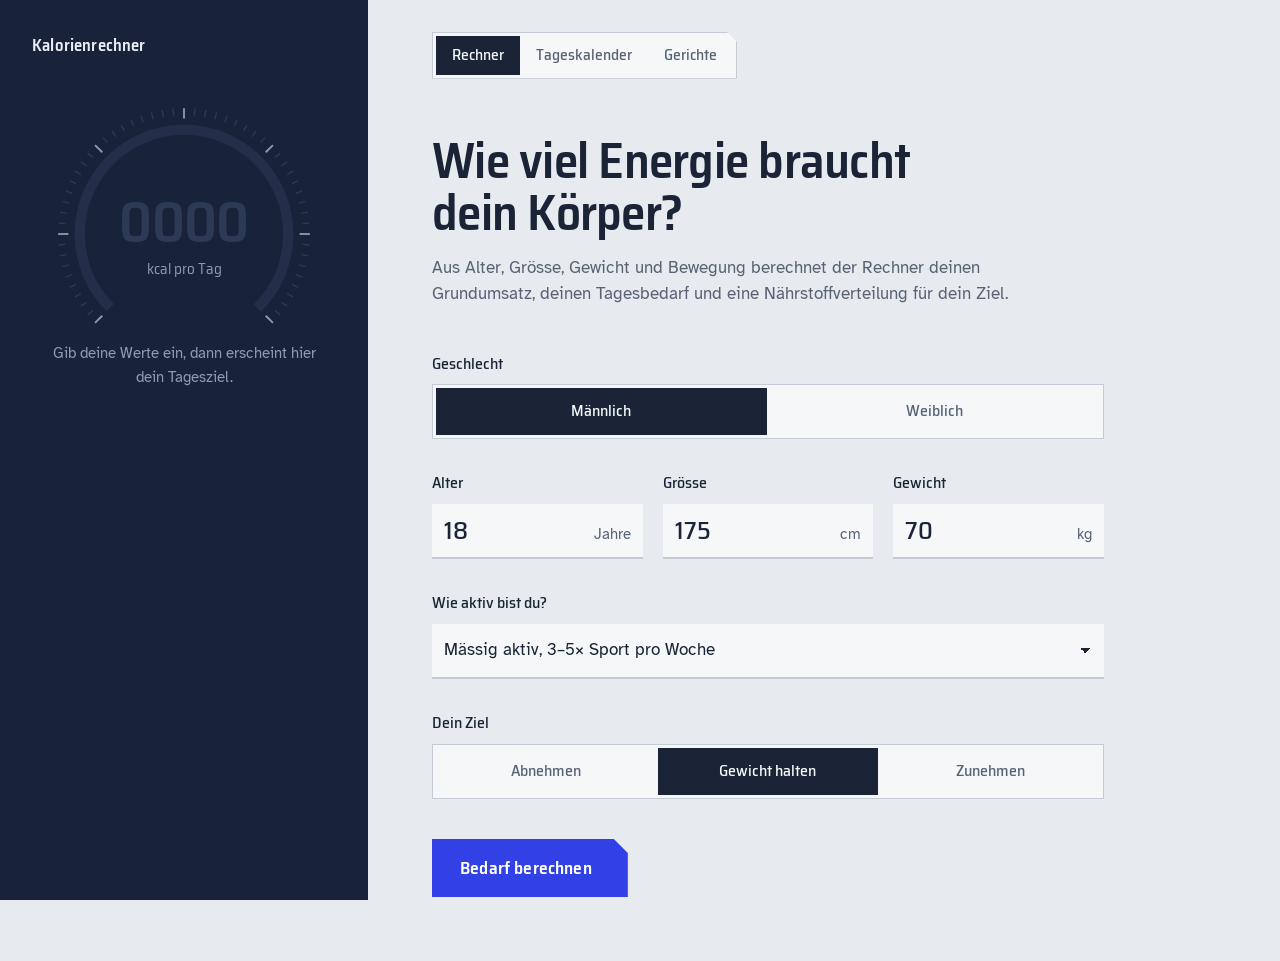
<file: index.html>
<!DOCTYPE html>
<html lang="de">
<head>
<meta charset="UTF-8">
<meta name="viewport" content="width=device-width, initial-scale=1.0">
<title>Kalorienrechner</title>
<link rel="preconnect" href="https://fonts.googleapis.com">
<link rel="preconnect" href="https://fonts.gstatic.com" crossorigin>
<link href="https://fonts.googleapis.com/css2?family=Atkinson+Hyperlegible:ital,wght@0,400;0,700;1,400&family=Saira+Semi+Condensed:wght@400;500;600;700&display=swap" rel="stylesheet">
<link rel="stylesheet" href="style.css">
</head>
<body>

<div class="wrap">

  <aside class="readout">
    <a class="brand" href="index.html">Kalorienrechner</a>

    <div class="dial">
      <svg id="dial" viewBox="0 0 240 240" aria-hidden="true"></svg>
      <div class="dial-center">
        <span class="dial-value" id="readoutValue">0000</span>
        <span class="dial-unit">kcal pro Tag</span>
      </div>
    </div>
    <p class="readout-caption" id="readoutCaption">Gib deine Werte ein, dann erscheint hier dein Tagesziel.</p>

    <div class="readout-macros" id="readoutMacros" hidden>
      <div class="macro-row protein">
        <span class="macro-label">Protein</span>
        <span class="macro-track"><span class="macro-fill" id="fillProtein"></span></span>
        <span class="macro-grams" id="gProtein">0 g</span>
      </div>
      <div class="macro-row carbs">
        <span class="macro-label">Kohlenhydrate</span>
        <span class="macro-track"><span class="macro-fill" id="fillCarbs"></span></span>
        <span class="macro-grams" id="gCarbs">0 g</span>
      </div>
      <div class="macro-row fat">
        <span class="macro-label">Fett</span>
        <span class="macro-track"><span class="macro-fill" id="fillFat"></span></span>
        <span class="macro-grams" id="gFat">0 g</span>
      </div>
    </div>
  </aside>

  <main class="panel">
    <nav class="site-nav" aria-label="Hauptnavigation">
      <a class="nav-link active" href="index.html" aria-current="page">Rechner</a>
      <a class="nav-link" href="kalender.html">Tageskalender</a>
      <a class="nav-link" href="gerichte.html">Gerichte</a>
    </nav>

    <header class="intro">
      <h1>Wie viel Energie braucht dein Körper?</h1>
      <p>Aus Alter, Grösse, Gewicht und Bewegung berechnet der Rechner deinen Grundumsatz, deinen Tagesbedarf und eine Nährstoffverteilung für dein Ziel.</p>
    </header>

    <form id="calcForm">

      <fieldset class="field-group">
        <legend>Geschlecht</legend>
        <div class="choice-row">
          <label class="choice">
            <input type="radio" name="gender" value="male" checked>
            <span>Männlich</span>
          </label>
          <label class="choice">
            <input type="radio" name="gender" value="female">
            <span>Weiblich</span>
          </label>
        </div>
      </fieldset>

      <div class="field-group measures">
        <div class="field">
          <label for="age">Alter</label>
          <div class="input-suffix">
            <input type="number" id="age" min="14" max="100" value="18" required>
            <span>Jahre</span>
          </div>
        </div>
        <div class="field">
          <label for="height">Grösse</label>
          <div class="input-suffix">
            <input type="number" id="height" min="120" max="230" value="175" required>
            <span>cm</span>
          </div>
        </div>
        <div class="field">
          <label for="weight">Gewicht</label>
          <div class="input-suffix">
            <input type="number" id="weight" min="30" max="250" step="0.1" value="70" required>
            <span>kg</span>
          </div>
        </div>
      </div>

      <div class="field-group">
        <div class="field">
          <label for="activity">Wie aktiv bist du?</label>
          <select id="activity">
            <option value="1.2">Sitzend, kaum Bewegung</option>
            <option value="1.375">Leicht aktiv, 1–3× Sport pro Woche</option>
            <option value="1.55" selected>Mässig aktiv, 3–5× Sport pro Woche</option>
            <option value="1.725">Sehr aktiv, 6–7× Sport pro Woche</option>
            <option value="1.9">Extrem aktiv, körperliche Arbeit und Sport</option>
          </select>
        </div>
      </div>

      <fieldset class="field-group">
        <legend>Dein Ziel</legend>
        <div class="choice-row three">
          <label class="choice">
            <input type="radio" name="goal" value="lose">
            <span>Abnehmen</span>
          </label>
          <label class="choice">
            <input type="radio" name="goal" value="maintain" checked>
            <span>Gewicht halten</span>
          </label>
          <label class="choice">
            <input type="radio" name="goal" value="gain">
            <span>Zunehmen</span>
          </label>
        </div>
      </fieldset>

      <button type="submit" class="submit-btn">Bedarf berechnen</button>
    </form>

    <section class="result" id="resultSection" hidden>
      <div class="result-split">
        <div class="result-block">
          <p class="result-label">Grundumsatz</p>
          <p class="result-value" id="bmrValue">0 kcal</p>
          <p class="result-hint">Was dein Körper in Ruhe verbraucht.</p>
        </div>
        <div class="result-block">
          <p class="result-label">Gesamtumsatz</p>
          <p class="result-value" id="tdeeValue">0 kcal</p>
          <p class="result-hint">Mit Alltag und Sport.</p>
        </div>
        <div class="result-block accent">
          <p class="result-label">Dein Tagesziel</p>
          <p class="result-value" id="goalValue">0 kcal</p>
          <p class="result-hint" id="goalHint"></p>
        </div>
      </div>

      <div class="advice">
        <h2>Was das für deinen Teller bedeutet</h2>
        <p id="adviceText"></p>
        <ul class="advice-list" id="adviceList"></ul>
      </div>

      <p class="disclaimer">Die Werte sind Schätzungen nach der Mifflin-St-Jeor-Formel und ersetzen keine Ernährungsberatung. Bei gesundheitlichen Fragen wende dich an eine Fachperson.</p>
    </section>

  </main>
</div>

<script src="dial.js"></script>
<script src="script.js"></script>
</body>
</html>
</file>
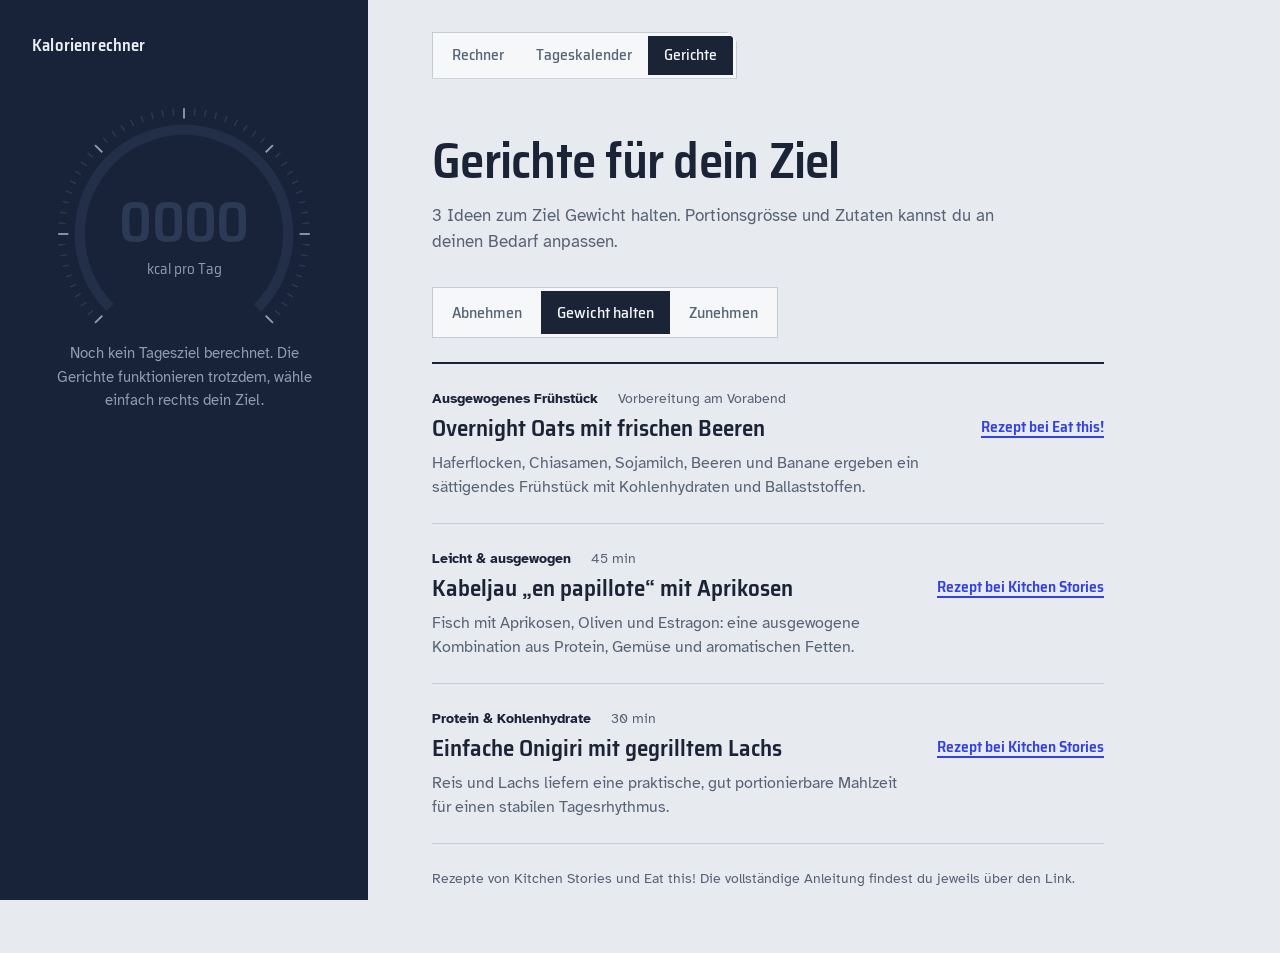
<file: gerichte.html>
<!DOCTYPE html>
<html lang="de">
<head>
<meta charset="UTF-8">
<meta name="viewport" content="width=device-width, initial-scale=1.0">
<title>Gerichte · Kalorienrechner</title>
<link rel="preconnect" href="https://fonts.googleapis.com">
<link rel="preconnect" href="https://fonts.gstatic.com" crossorigin>
<link href="https://fonts.googleapis.com/css2?family=Atkinson+Hyperlegible:ital,wght@0,400;0,700;1,400&family=Saira+Semi+Condensed:wght@400;500;600;700&display=swap" rel="stylesheet">
<link rel="stylesheet" href="style.css">
</head>
<body>
<div class="wrap">
  <aside class="readout">
    <a class="brand" href="index.html">Kalorienrechner</a>

    <div class="dial">
      <svg id="dial" viewBox="0 0 240 240" aria-hidden="true"></svg>
      <div class="dial-center">
        <span class="dial-value" id="readoutValue">0000</span>
        <span class="dial-unit">kcal pro Tag</span>
      </div>
    </div>
    <p class="readout-caption" id="readoutCaption">Noch kein Tagesziel berechnet. Die Gerichte funktionieren trotzdem, wähle einfach rechts dein Ziel.</p>
  </aside>

  <main class="panel">
    <nav class="site-nav" aria-label="Hauptnavigation">
      <a class="nav-link" href="index.html">Rechner</a>
      <a class="nav-link" href="kalender.html">Tageskalender</a>
      <a class="nav-link active" href="gerichte.html" aria-current="page">Gerichte</a>
    </nav>

    <header class="intro recipe-intro">
      <h1>Gerichte für dein Ziel</h1>
      <p id="goalIntro">Berechne zuerst deinen Bedarf, dann passt die Auswahl zu deinem Vorhaben.</p>
    </header>

    <div class="recipe-toolbar">
      <div class="goal-switch" role="group" aria-label="Ziel auswählen">
        <button type="button" class="goal-filter" data-goal="lose">Abnehmen</button>
        <button type="button" class="goal-filter" data-goal="maintain">Gewicht halten</button>
        <button type="button" class="goal-filter" data-goal="gain">Zunehmen</button>
      </div>
    </div>

    <section class="recipe-grid" id="recipeGrid" aria-live="polite"></section>

    <p class="source-note">Rezepte von Kitchen Stories und Eat this! Die vollständige Anleitung findest du jeweils über den Link.</p>
  </main>
</div>
<script src="dial.js"></script>
<script src="gerichte.js"></script>
</body>
</html>
</file>
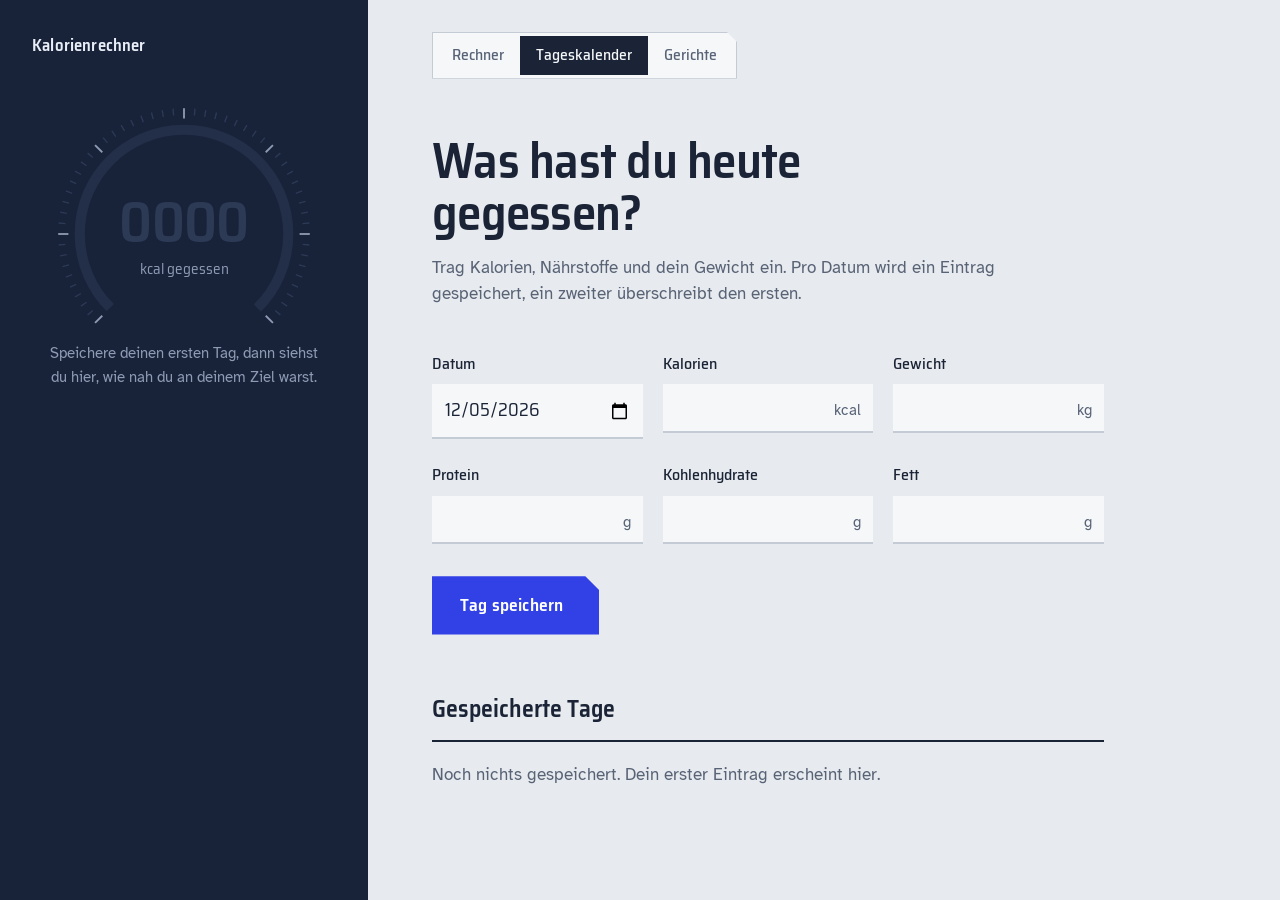
<file: kalender.html>
<!DOCTYPE html>
<html lang="de">
<head>
<meta charset="UTF-8">
<meta name="viewport" content="width=device-width, initial-scale=1.0">
<title>Tageskalender · Kalorienrechner</title>
<link rel="preconnect" href="https://fonts.googleapis.com">
<link rel="preconnect" href="https://fonts.gstatic.com" crossorigin>
<link href="https://fonts.googleapis.com/css2?family=Atkinson+Hyperlegible:ital,wght@0,400;0,700;1,400&family=Saira+Semi+Condensed:wght@400;500;600;700&display=swap" rel="stylesheet">
<link rel="stylesheet" href="style.css">
</head>
<body>
<div class="wrap">
  <aside class="readout">
    <a class="brand" href="index.html">Kalorienrechner</a>

    <div class="dial">
      <svg id="dial" viewBox="0 0 240 240" aria-hidden="true"></svg>
      <div class="dial-center">
        <span class="dial-value" id="readoutValue">0000</span>
        <span class="dial-unit" id="readoutUnit">kcal gegessen</span>
      </div>
    </div>
    <p class="readout-caption" id="readoutCaption">Speichere deinen ersten Tag, dann siehst du hier, wie nah du an deinem Ziel warst.</p>
    <dl class="readout-facts" id="readoutFacts" hidden>
      <div><dt>Tagesziel</dt><dd id="factTarget">–</dd></div>
      <div><dt>Gewicht</dt><dd id="factWeight">–</dd></div>
      <div><dt>Tage erfasst</dt><dd id="factCount">0</dd></div>
    </dl>
  </aside>

  <main class="panel">
    <nav class="site-nav" aria-label="Hauptnavigation">
      <a class="nav-link" href="index.html">Rechner</a>
      <a class="nav-link active" href="kalender.html" aria-current="page">Tageskalender</a>
      <a class="nav-link" href="gerichte.html">Gerichte</a>
    </nav>

    <section class="tracker" id="trackerSection">
      <header class="intro">
        <h1>Was hast du heute gegessen?</h1>
        <p>Trag Kalorien, Nährstoffe und dein Gewicht ein. Pro Datum wird ein Eintrag gespeichert, ein zweiter überschreibt den ersten.</p>
      </header>

      <form id="dayForm" class="day-form">
        <div class="field field-date">
          <label for="dayDate">Datum</label>
          <input type="date" id="dayDate" required>
        </div>
        <div class="field">
          <label for="dayCalories">Kalorien</label>
          <div class="input-suffix"><input type="number" id="dayCalories" min="0" max="10000" required><span>kcal</span></div>
        </div>
        <div class="field">
          <label for="dayWeight">Gewicht</label>
          <div class="input-suffix"><input type="number" id="dayWeight" min="30" max="300" step="0.1" required><span>kg</span></div>
        </div>
        <div class="field">
          <label for="dayProtein">Protein</label>
          <div class="input-suffix"><input type="number" id="dayProtein" min="0" max="1000" step="0.1" required><span>g</span></div>
        </div>
        <div class="field">
          <label for="dayCarbs">Kohlenhydrate</label>
          <div class="input-suffix"><input type="number" id="dayCarbs" min="0" max="2000" step="0.1" required><span>g</span></div>
        </div>
        <div class="field">
          <label for="dayFat">Fett</label>
          <div class="input-suffix"><input type="number" id="dayFat" min="0" max="500" step="0.1" required><span>g</span></div>
        </div>
        <button type="submit" class="submit-btn day-submit">Tag speichern</button>
      </form>

      <h2 class="list-heading">Gespeicherte Tage</h2>
      <div class="day-list" id="dayList" aria-live="polite"></div>
      <p class="empty-state" id="emptyState">Noch nichts gespeichert. Dein erster Eintrag erscheint hier.</p>
    </section>
  </main>
</div>
<script src="dial.js"></script>
<script src="kalender.js"></script>
</body>
</html>
</file>
<file: style.css>
:root {
  --paper: #E7EAEE;
  --surface: #F5F7F9;
  --line: #C4CBD4;
  --ink: #1A2436;
  --muted: #586376;

  --instrument: #18233A;
  --instrument-line: #2D3A55;
  --instrument-text: #E9EEF7;
  --instrument-muted: #8E9BB3;

  --signal: #3241E6;
  --signal-press: #2533C4;

  --c-protein: #7680FF;
  --c-carbs: #25B7B1;
  --c-fat: #F2B024;

  --cut: 10px;

  --font-display: "Saira Semi Condensed", "Arial Narrow", sans-serif;
  --font-body: "Atkinson Hyperlegible", system-ui, sans-serif;
}

* { box-sizing: border-box; }

[hidden] { display: none !important; }

body {
  margin: 0;
  background: var(--paper);
  color: var(--ink);
  font-family: var(--font-body);
  font-size: 1.0625rem;
  line-height: 1.55;
  -webkit-font-smoothing: antialiased;
}

.wrap {
  display: grid;
  grid-template-columns: minmax(19rem, 23rem) 1fr;
  min-height: 100vh;
}


.readout {
  background: var(--instrument);
  color: var(--instrument-text);
  padding: 2rem 2rem 2.5rem;
  position: sticky;
  top: 0;
  height: 100vh;
  display: flex;
  flex-direction: column;
  overflow-y: auto;
}

.brand {
  font-family: var(--font-display);
  font-weight: 600;
  font-size: 1.05rem;
  letter-spacing: 0.01em;
  color: var(--instrument-text);
  text-decoration: none;
  align-self: flex-start;
}

.brand:focus-visible { outline: 2px solid var(--c-carbs); outline-offset: 4px; }

.dial {
  position: relative;
  width: min(100%, 17rem);
  margin: 2.5rem auto 0;
  aspect-ratio: 1;
}

.dial svg { display: block; width: 100%; height: 100%; }

.tick { stroke: var(--instrument-line); stroke-width: 1.2; }
.tick.major { stroke: var(--instrument-muted); stroke-width: 1.6; }

.dial-track {
  fill: none;
  stroke: var(--instrument-line);
  stroke-width: 9;
  opacity: 0.55;
}

.dial-segment {
  fill: none;
  stroke-width: 9;
  transition: stroke-dasharray 0.9s cubic-bezier(.2, .7, .2, 1);
}

.target-line { stroke: var(--instrument-text); stroke-width: 2; }

.dial-center {
  position: absolute;
  inset: 0;
  display: flex;
  flex-direction: column;
  align-items: center;
  justify-content: center;
  padding-top: 0.5rem;
}

.dial-value {
  font-family: var(--font-display);
  font-weight: 600;
  font-size: 3.6rem;
  line-height: 1;
  font-variant-numeric: tabular-nums;
  letter-spacing: -0.01em;
  color: var(--instrument-line);
}

.has-value .dial-value { color: var(--instrument-text); }

.dial-unit {
  margin-top: 0.4rem;
  font-family: var(--font-display);
  font-size: 0.95rem;
  color: var(--instrument-muted);
}

.readout-caption {
  margin: -1.75rem auto 0;
  text-align: center;
  color: var(--instrument-muted);
  font-size: 0.95rem;
  max-width: 28ch;
}

.readout-macros {
  margin-top: auto;
  padding-top: 2rem;
  display: flex;
  flex-direction: column;
  gap: 0.85rem;
}

.macro-row {
  display: grid;
  grid-template-columns: 7.5rem 1fr 3.4rem;
  align-items: center;
  gap: 0.75rem;
  font-size: 0.9rem;
}

.macro-label {
  color: var(--instrument-muted);
  display: flex;
  align-items: center;
  gap: 0.5rem;
}

.macro-label::before {
  content: "";
  width: 0.55rem;
  height: 0.55rem;
  background: var(--dot);
  flex: none;
}

.macro-row.protein { --dot: var(--c-protein); }
.macro-row.carbs { --dot: var(--c-carbs); }
.macro-row.fat { --dot: var(--c-fat); }

.macro-track {
  height: 4px;
  background: var(--instrument-line);
  overflow: hidden;
}

.macro-fill {
  display: block;
  height: 100%;
  width: 0%;
  background: var(--dot);
  transition: width 0.7s ease;
}

.macro-grams {
  text-align: right;
  font-family: var(--font-display);
  font-weight: 500;
  font-variant-numeric: tabular-nums;
}

.readout-facts {
  margin: auto 0 0;
  padding-top: 2rem;
  display: grid;
  gap: 0.6rem;
}

.readout-facts div {
  display: flex;
  justify-content: space-between;
  gap: 1rem;
  padding-bottom: 0.6rem;
  border-bottom: 1px solid var(--instrument-line);
  font-size: 0.92rem;
}

.readout-facts dt { color: var(--instrument-muted); }
.readout-facts dd { margin: 0; font-family: var(--font-display); font-weight: 500; }


.panel {
  padding: 2rem clamp(1.25rem, 5vw, 5rem) 4rem;
  max-width: 50rem;
  width: 100%;
}

.site-nav {
  display: inline-flex;
  background: var(--surface);
  border: 1px solid var(--line);
  padding: 3px;
  margin-bottom: 3.5rem;
  clip-path: polygon(0 0, calc(100% - var(--cut)) 0, 100% var(--cut), 100% 100%, 0 100%);
}

.nav-link {
  color: var(--muted);
  font-family: var(--font-display);
  font-weight: 500;
  font-size: 0.98rem;
  padding: 0.45rem 1rem;
  text-decoration: none;
}

.nav-link:hover { color: var(--ink); }

.nav-link.active {
  background: var(--ink);
  color: var(--surface);
}

.nav-link:focus-visible { outline: 2px solid var(--signal); outline-offset: -2px; }

.intro h1 {
  font-family: var(--font-display);
  font-size: clamp(2.1rem, 4.2vw, 3.1rem);
  font-weight: 600;
  line-height: 1.05;
  letter-spacing: -0.015em;
  margin: 0 0 1rem;
  max-width: 18ch;
}

.intro p {
  color: var(--muted);
  max-width: 54ch;
  margin: 0 0 2.75rem;
}


.field-group {
  border: none;
  margin: 0 0 2rem;
  padding: 0;
  min-width: 0;
}

.field-group legend,
.field label {
  display: block;
  font-family: var(--font-display);
  font-weight: 500;
  font-size: 1rem;
  color: var(--ink);
  padding: 0;
  margin-bottom: 0.5rem;
}

.measures {
  display: grid;
  grid-template-columns: repeat(3, 1fr);
  gap: 1.25rem;
}

.input-suffix {
  display: flex;
  align-items: baseline;
  background: var(--surface);
  border-bottom: 2px solid var(--line);
  transition: border-color 0.15s ease;
}

.input-suffix:focus-within { border-bottom-color: var(--signal); }

.input-suffix input {
  flex: 1;
  min-width: 0;
  border: none;
  background: transparent;
  font-family: var(--font-display);
  font-weight: 500;
  font-size: 1.6rem;
  font-variant-numeric: tabular-nums;
  padding: 0.45rem 0.75rem 0.35rem;
}

.input-suffix span {
  padding: 0 0.75rem 0 0.25rem;
  color: var(--muted);
  font-size: 0.95rem;
}

input, select {
  color: var(--ink);
  font: inherit;
}

input[type="date"], select {
  width: 100%;
  background: var(--surface);
  border: none;
  border-bottom: 2px solid var(--line);
  padding: 0.85rem 0.75rem;
  border-radius: 0;
}

input[type="date"] { font-family: var(--font-display); font-size: 1.15rem; padding: 0.7rem 0.75rem; }

input[type="number"] { -moz-appearance: textfield; }
input[type="number"]::-webkit-inner-spin-button,
input[type="number"]::-webkit-outer-spin-button { -webkit-appearance: none; margin: 0; }

input:focus, select:focus { outline: none; }
select:focus-visible, input[type="date"]:focus-visible { border-bottom-color: var(--signal); }
.input-suffix input:focus-visible { outline: none; }

select {
  appearance: none;
  cursor: pointer;
  background-image:
    linear-gradient(45deg, transparent 50%, var(--ink) 50%),
    linear-gradient(135deg, var(--ink) 50%, transparent 50%);
  background-position: calc(100% - 1.15rem) 52%, calc(100% - 0.8rem) 52%;
  background-size: 6px 6px, 6px 6px;
  background-repeat: no-repeat;
  padding-right: 2.5rem;
}

/* Segmentierte Auswahl */
.choice-row {
  display: grid;
  grid-template-columns: 1fr 1fr;
  background: var(--surface);
  border: 1px solid var(--line);
  padding: 3px;
  gap: 3px;
}

.choice-row.three { grid-template-columns: repeat(3, 1fr); }

.choice { position: relative; }

.choice input {
  position: absolute;
  opacity: 0;
  pointer-events: none;
}

.choice span {
  display: block;
  text-align: center;
  padding: 0.7rem 0.5rem;
  color: var(--muted);
  font-family: var(--font-display);
  font-weight: 500;
  font-size: 1rem;
  cursor: pointer;
  transition: background 0.15s ease, color 0.15s ease;
}

.choice span:hover { color: var(--ink); }

.choice input:checked + span {
  background: var(--ink);
  color: var(--surface);
}

.choice input:focus-visible + span { outline: 2px solid var(--signal); outline-offset: 2px; }

.submit-btn {
  font-family: var(--font-display);
  font-size: 1.1rem;
  font-weight: 600;
  letter-spacing: 0.01em;
  background: var(--signal);
  color: #fff;
  border: none;
  padding: 0.95rem 2.25rem 0.95rem 1.75rem;
  cursor: pointer;
  margin-top: 0.5rem;
  clip-path: polygon(0 0, calc(100% - 14px) 0, 100% 14px, 100% 100%, 0 100%);
  transition: background 0.15s ease;
}

.submit-btn:hover { background: var(--signal-press); }
.submit-btn:focus-visible { outline: 3px solid var(--ink); outline-offset: 3px; }


.result {
  margin-top: 3.5rem;
  scroll-margin-top: 1.5rem;
}

.result-split {
  display: grid;
  grid-template-columns: 1fr 1fr 1.25fr;
  border-top: 2px solid var(--ink);
}

.result-block {
  padding: 1.25rem 1.25rem 1.25rem 0;
}

.result-block + .result-block {
  padding-left: 1.25rem;
  border-left: 1px solid var(--line);
}

.result-block.accent {
  background: var(--surface);
  padding-right: 1.25rem;
}

.result-label {
  font-family: var(--font-display);
  font-weight: 500;
  font-size: 0.98rem;
  color: var(--muted);
  margin: 0 0 0.35rem;
}

.result-value {
  font-family: var(--font-display);
  font-size: 2rem;
  font-weight: 600;
  line-height: 1.1;
  font-variant-numeric: tabular-nums;
  margin: 0 0 0.5rem;
}

.result-block.accent .result-value { color: var(--signal); font-size: 2.4rem; }

.result-hint {
  font-size: 0.9rem;
  color: var(--muted);
  margin: 0;
}

.advice { margin-top: 2.5rem; max-width: 60ch; }

.advice h2 {
  font-family: var(--font-display);
  font-size: 1.5rem;
  font-weight: 600;
  margin: 0 0 0.6rem;
}

.advice p { margin: 0; }

.advice-list {
  list-style: none;
  margin: 1.25rem 0 0;
  padding: 0;
}

.advice-list li {
  padding: 0.6rem 0 0.6rem 1.4rem;
  border-top: 1px solid var(--line);
  position: relative;
}

.advice-list li::before {
  content: "";
  position: absolute;
  left: 0;
  top: 1.05rem;
  width: 0.5rem;
  height: 2px;
  background: var(--signal);
}

.disclaimer {
  margin-top: 2.5rem;
  font-size: 0.88rem;
  color: var(--muted);
  max-width: 60ch;
}


.day-form {
  display: grid;
  grid-template-columns: repeat(3, 1fr);
  gap: 1.5rem 1.25rem;
}

.day-form .input-suffix input { font-size: 1.35rem; }

.day-submit { justify-self: start; grid-column: 1 / -1; }

.list-heading {
  font-family: var(--font-display);
  font-size: 1.5rem;
  font-weight: 600;
  margin: 3.5rem 0 0;
  padding-bottom: 0.75rem;
  border-bottom: 2px solid var(--ink);
}

.day-list { display: grid; }

.empty-state { color: var(--muted); margin: 1.25rem 0 0; }

.day-card {
  padding: 1.25rem 0 1.5rem;
  border-bottom: 1px solid var(--line);
}

.day-card-header { display: flex; justify-content: space-between; align-items: start; gap: 1rem; }

.day-date {
  font-family: var(--font-display);
  font-size: 1.2rem;
  font-weight: 600;
  margin: 0;
}

.day-weight { margin: 0; color: var(--muted); font-size: 0.92rem; }

.delete-day {
  background: none;
  border: 0;
  color: var(--muted);
  cursor: pointer;
  font: inherit;
  font-size: 0.9rem;
  padding: 0.2rem 0;
  text-decoration: underline;
  text-underline-offset: 3px;
}

.delete-day:hover { color: #B4232A; }
.delete-day:focus-visible { outline: 2px solid var(--signal); outline-offset: 2px; }

.day-meter {
  position: relative;
  height: 4px;
  background: var(--line);
  margin-top: 1rem;
}

.day-meter span { display: block; height: 100%; }

.day-meter::after {
  content: "";
  position: absolute;
  left: 66.666%;
  top: -4px;
  width: 2px;
  height: 12px;
  background: var(--ink);
}

.day-stats {
  display: grid;
  grid-template-columns: repeat(4, 1fr);
  gap: 1rem;
  margin: 1rem 0;
}

.day-stats strong {
  display: block;
  font-family: var(--font-display);
  font-size: 1.35rem;
  font-weight: 600;
  font-variant-numeric: tabular-nums;
  line-height: 1.2;
}

.day-stats span { display: block; color: var(--muted); font-size: 0.85rem; }

.day-stats .protein strong { box-shadow: inset 0 -3px 0 var(--c-protein); }
.day-stats .carbs strong { box-shadow: inset 0 -3px 0 var(--c-carbs); }
.day-stats .fat strong { box-shadow: inset 0 -3px 0 var(--c-fat); }
.day-stats strong { display: inline-block; }

.day-advice { margin: 0; color: var(--muted); font-size: 0.95rem; max-width: 62ch; }
.day-advice strong { color: var(--ink); font-weight: 700; }


.recipe-intro p { margin-bottom: 2rem; }

.recipe-toolbar { margin-bottom: 1rem; }

.goal-switch {
  display: inline-flex;
  flex-wrap: wrap;
  background: var(--surface);
  border: 1px solid var(--line);
  padding: 3px;
  gap: 3px;
}

.goal-filter {
  background: transparent;
  border: 0;
  color: var(--muted);
  cursor: pointer;
  font-family: var(--font-display);
  font-weight: 500;
  font-size: 1rem;
  padding: 0.55rem 1rem;
}

.goal-filter:hover { color: var(--ink); }
.goal-filter.selected { background: var(--ink); color: var(--surface); }
.goal-filter:focus-visible { outline: 2px solid var(--signal); outline-offset: 2px; }

.recipe-grid { display: grid; border-top: 2px solid var(--ink); margin-top: 1.5rem; }

.recipe-card {
  display: grid;
  grid-template-columns: 1fr auto;
  gap: 0.35rem 2rem;
  padding: 1.5rem 0;
  border-bottom: 1px solid var(--line);
}

.recipe-meta {
  grid-column: 1 / -1;
  display: flex;
  gap: 1.25rem;
  margin: 0;
  color: var(--muted);
  font-size: 0.88rem;
}

.recipe-meta span:first-child { color: var(--ink); font-weight: 700; }

.recipe-card h2 {
  grid-column: 1;
  font-family: var(--font-display);
  font-size: 1.45rem;
  font-weight: 600;
  line-height: 1.15;
  margin: 0;
  max-width: 30ch;
}

.recipe-text {
  grid-column: 1;
  color: var(--muted);
  font-size: 0.97rem;
  margin: 0.2rem 0 0;
  max-width: 58ch;
}

.recipe-source {
  grid-column: 2;
  grid-row: 2 / span 2;
  align-self: start;
  color: var(--signal);
  font-family: var(--font-display);
  font-weight: 600;
  font-size: 0.98rem;
  text-decoration: underline;
  text-decoration-thickness: 2px;
  text-underline-offset: 4px;
  white-space: nowrap;
}

.recipe-source:hover { color: var(--signal-press); }
.recipe-source:focus-visible { outline: 2px solid var(--signal); outline-offset: 3px; }

.source-note {
  color: var(--muted);
  font-size: 0.85rem;
  margin: 1.5rem 0 0;
}


@media (max-width: 900px) {
  .wrap { grid-template-columns: 1fr; }

  .readout {
    position: static;
    height: auto;
    padding: 1.25rem 1rem 1.75rem;
    display: grid;
    grid-template-columns: 9.5rem 1fr;
    grid-template-areas:
      "brand brand"
      "dial caption"
      "dial macros";
    column-gap: 1.25rem;
    align-items: center;
  }

  .brand { grid-area: brand; margin-bottom: 0.75rem; }
  .dial { grid-area: dial; width: 9.5rem; margin: 0; align-self: start; }
  .dial-value { font-size: 2rem; }
  .dial-unit { font-size: 0.75rem; margin-top: 0.2rem; }
  .readout-caption { grid-area: caption; text-align: left; margin: 0; max-width: none; font-size: 0.9rem; }
  .readout-macros, .readout-facts { grid-area: macros; margin-top: 0; padding-top: 0.9rem; gap: 0.5rem; }
  .macro-row { grid-template-columns: 1fr 3.2rem; font-size: 0.85rem; }
  .macro-track { display: none; }

  .panel { padding: 1.5rem 1rem 3rem; max-width: none; }
  .site-nav { margin-bottom: 2.25rem; }
}

@media (max-width: 600px) {
  .readout { grid-template-columns: 7.5rem 1fr; }
  .dial { width: 7.5rem; }
  .dial-value { font-size: 1.6rem; }

  .site-nav { display: flex; }
  .nav-link { flex: 1; text-align: center; padding: 0.45rem 0.4rem; font-size: 0.92rem; }

  .measures { grid-template-columns: 1fr 1fr; }
  .measures .field:last-child { grid-column: 1 / -1; }

  .choice-row.three { grid-template-columns: 1fr; }

  .result-split { grid-template-columns: 1fr; }
  .result-block, .result-block + .result-block { padding: 1rem 0; border-left: 0; border-bottom: 1px solid var(--line); }
  .result-block.accent { padding: 1rem; }

  .day-form { grid-template-columns: 1fr 1fr; }
  .day-form .field-date { grid-column: 1 / -1; }
  .day-stats { grid-template-columns: 1fr 1fr; }

  .recipe-card { grid-template-columns: 1fr; }
  .recipe-source { grid-column: 1; grid-row: auto; margin-top: 0.5rem; }
  .recipe-meta { flex-wrap: wrap; gap: 0.25rem 1rem; }

  .submit-btn { width: 100%; }
}

@media (prefers-reduced-motion: reduce) {
  .dial-segment, .macro-fill, .input-suffix, .choice span { transition: none; }
}
</file>
